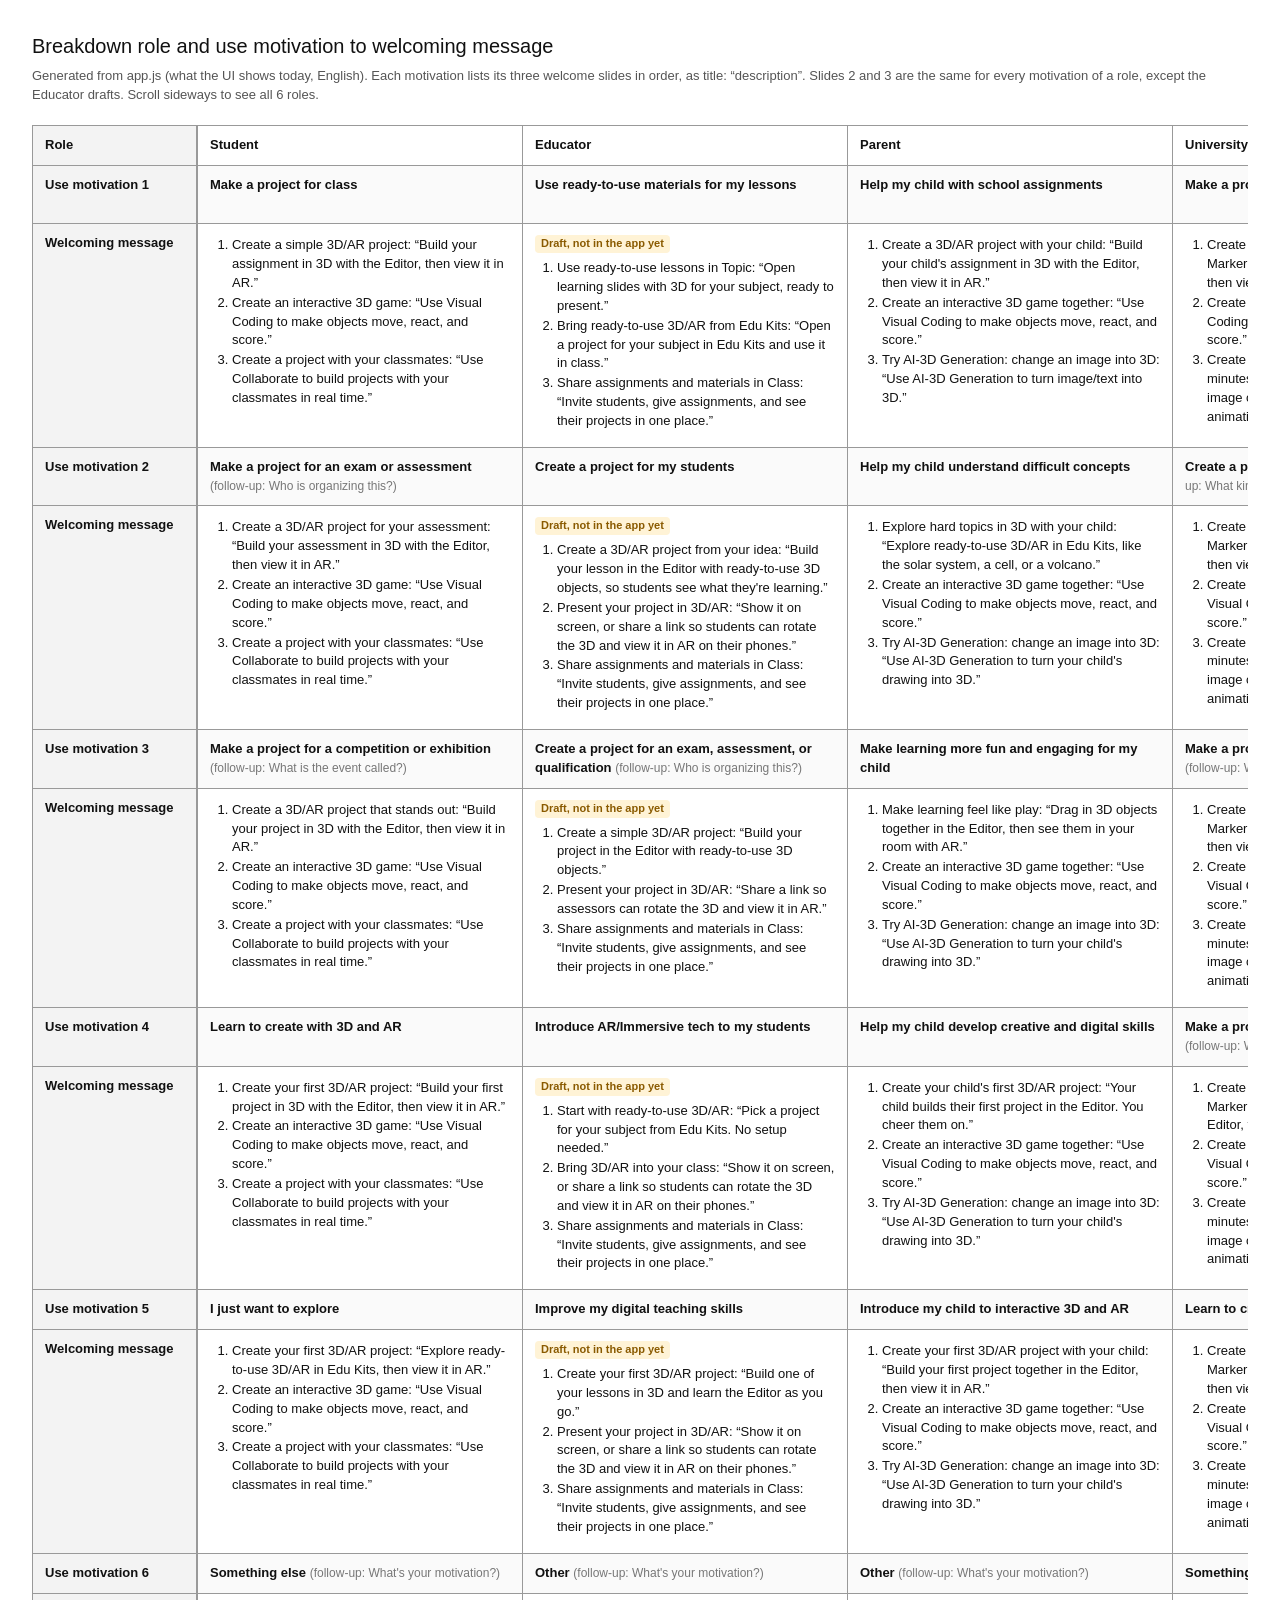
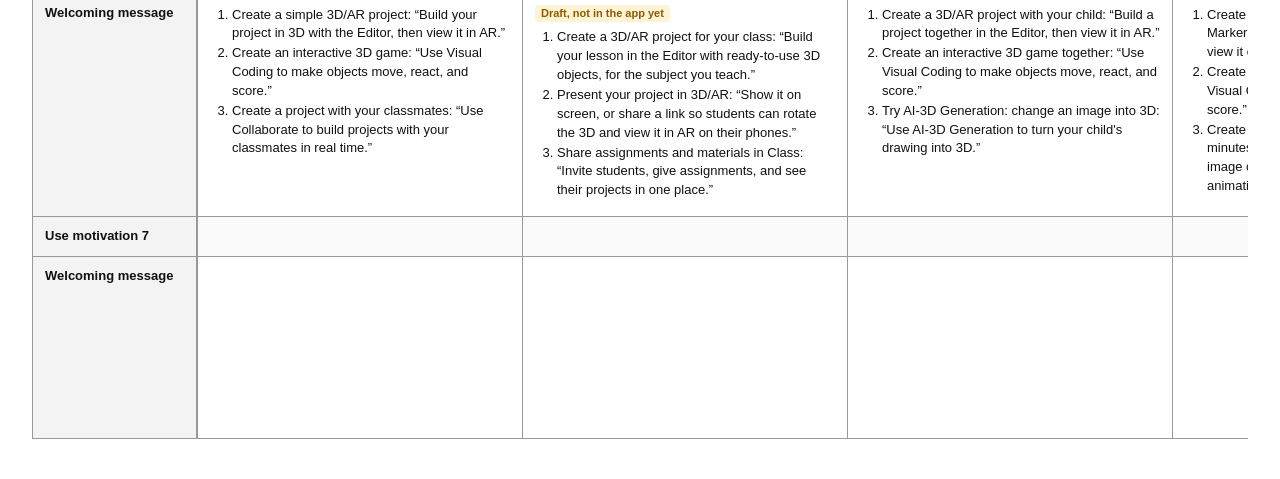
<file: docs/role-motivation-welcome.html>
<!DOCTYPE html><html lang="en"><head><meta charset="utf-8">
<title>Breakdown role and use motivation to welcoming message</title>
<style>
body { font: 13px/1.45 Arial, sans-serif; color: #111; margin: 32px; }
h1 { font-size: 20px; font-weight: 400; margin: 0 0 6px; }
p.note { color: #555; margin: 0 0 20px; }
.slider { overflow-x: auto; scroll-snap-type: x mandatory; padding-bottom: 8px; margin-bottom: 28px; }
table { border-collapse: collapse; table-layout: fixed; width: max-content; }
th, td { width: 300px; scroll-snap-align: start; }
th.lead { position: sticky; left: 0; z-index: 1; width: 140px; background: #f3f3f3; font-weight: 700; scroll-snap-align: none; box-shadow: inset -1px 0 #999, 4px 0 6px -2px rgba(0,0,0,.15); }
tr.mot td { font-weight: 700; background: #fafafa; }
tr.mot td .ask { font-weight: 400; }
.slider { scroll-padding-left: 165px; }
th, td { border: 1px solid #999; vertical-align: top; padding: 10px 12px; text-align: left; }
th { font-weight: 700; }
ul { padding-left: 18px; margin: 4px 0; }
ol { padding-left: 22px; margin: 2px 0 6px; }
li { margin: 1px 0; }
.ask { color: #777; font-size: 12px; }
.draft { display: inline-block; margin: 0 0 4px; padding: 1px 6px; border-radius: 4px; background: #fff3d6; color: #8a5a00; font-size: 11px; font-weight: 700; }
.sub { margin: 14px 0 4px; }
</style></head><body>
<h1>Breakdown role and use motivation to welcoming message</h1>
<p class="note">Generated from app.js (what the UI shows today, English). Each motivation lists its three welcome slides in order, as title: “description”. Slides 2 and 3 are the same for every motivation of a role, except the Educator drafts. Scroll sideways to see all 6 roles.</p>
<div class="slider"><table>
<tr><th class="lead">Role</th><th>Student</th><th>Educator</th><th>Parent</th><th>University student</th><th>Lecturer</th><th>Other</th></tr>
<tr class="mot"><th class="lead">Use motivation 1</th><td>Make a project for class</td><td>Use ready-to-use materials for my lessons</td><td>Help my child with school assignments</td><td>Make a project for class</td><td>Create a project for my research <span class="ask">(follow-up: What kind of research is this?)</span></td><td>Create an AR experience</td></tr>
<tr><th class="lead">Welcoming message</th><td><ol><li>Create a simple 3D/AR project: “Build your assignment in 3D with the Editor, then view it in AR.”</li>
      <li>Create an interactive 3D game: “Use Visual Coding to make objects move, react, and score.”</li><li>Create a project with your classmates: “Use Collaborate to build projects with your classmates in real time.”</li></ol></td><td><p class="draft">Draft, not in the app yet</p><ol><li>Use ready-to-use lessons in Topic: “Open learning slides with 3D for your subject, ready to present.”</li>
      <li>Bring ready-to-use 3D/AR from Edu Kits: “Open a project for your subject in Edu Kits and use it in class.”</li><li>Share assignments and materials in Class: “Invite students, give assignments, and see their projects in one place.”</li></ol></td><td><ol><li>Create a 3D/AR project with your child: “Build your child's assignment in 3D with the Editor, then view it in AR.”</li>
      <li>Create an interactive 3D game together: “Use Visual Coding to make objects move, react, and score.”</li><li>Try AI-3D Generation: change an image into 3D: “Use AI-3D Generation to turn image/text into 3D.”</li></ol></td><td><ol><li>Create a simple 3D/AR project with Custom Marker: “Build your assignment with the Editor, then view it on a Custom Marker.”</li>
      <li>Create an interactive 3D project: “Use Visual Coding to make objects move, react, and score.”</li><li>Create 3D objects, with or without animation, in minutes: “Use AI-3D Generation to change an image or text into 3D, with or without animation.”</li></ol></td><td><ol><li>Create a simple 3D/AR project: “Build your project in 3D with the Editor, then view it in AR.”</li>
      <li>Create 3D/AR for physical products: “Use Custom Marker to show 3D/AR on a book, clothes, or a backdrop.”</li><li>Try AI-3D Generation: “Use AI-3D Generation to turn an image or text into 3D or animated 3D.”</li></ol></td><td><ol><li>Create a simple 3D/AR project: “Build your project in 3D with the Editor, then view it in AR.”</li>
      <li>Create 3D/AR for physical products: “Use Custom Marker to show 3D/AR on a book, clothes, or a backdrop.”</li><li>Create your own 3D objects with animation: “Use AI-3D Generation to change an image or text into 3D with animation.”</li></ol></td></tr>
<tr class="mot"><th class="lead">Use motivation 2</th><td>Make a project for an exam or assessment <span class="ask">(follow-up: Who is organizing this?)</span></td><td>Create a project for my students</td><td>Help my child understand difficult concepts</td><td>Create a project for my thesis or research <span class="ask">(follow-up: What kind of research is this?)</span></td><td>Train educators <span class="ask">(follow-up: Personal event or institutional?)</span></td><td>Create educational content</td></tr>
<tr><th class="lead">Welcoming message</th><td><ol><li>Create a 3D/AR project for your assessment: “Build your assessment in 3D with the Editor, then view it in AR.”</li>
      <li>Create an interactive 3D game: “Use Visual Coding to make objects move, react, and score.”</li><li>Create a project with your classmates: “Use Collaborate to build projects with your classmates in real time.”</li></ol></td><td><p class="draft">Draft, not in the app yet</p><ol><li>Create a 3D/AR project from your idea: “Build your lesson in the Editor with ready-to-use 3D objects, so students see what they're learning.”</li>
      <li>Present your project in 3D/AR: “Show it on screen, or share a link so students can rotate the 3D and view it in AR on their phones.”</li><li>Share assignments and materials in Class: “Invite students, give assignments, and see their projects in one place.”</li></ol></td><td><ol><li>Explore hard topics in 3D with your child: “Explore ready-to-use 3D/AR in Edu Kits, like the solar system, a cell, or a volcano.”</li>
      <li>Create an interactive 3D game together: “Use Visual Coding to make objects move, react, and score.”</li><li>Try AI-3D Generation: change an image into 3D: “Use AI-3D Generation to turn your child's drawing into 3D.”</li></ol></td><td><ol><li>Create a simple 3D/AR project with Custom Marker: “Build your research with the Editor, then view it on a Custom Marker.”</li>
      <li>Create a project with your classmates: “Use Visual Coding to make objects move, react, and score.”</li><li>Create 3D objects, with or without animation, in minutes: “Use AI-3D Generation to change an image or text into 3D, with or without animation.”</li></ol></td><td><ol><li>Create a simple 3D/AR project: “Build your project in 3D with the Editor, then view it in AR.”</li>
      <li>Create 3D/AR for physical products: “Use Custom Marker to show 3D/AR on a book, clothes, or a backdrop.”</li><li>Try AI-3D Generation: “Use AI-3D Generation to turn an image or text into 3D or animated 3D.”</li></ol></td><td><ol><li>Create a simple 3D/AR project: “Build your project in 3D with the Editor, then view it in AR.”</li>
      <li>Create 3D/AR for physical products: “Use Custom Marker to show 3D/AR on a book, clothes, or a backdrop.”</li><li>Create your own 3D objects with animation: “Use AI-3D Generation to change an image or text into 3D with animation.”</li></ol></td></tr>
<tr class="mot"><th class="lead">Use motivation 3</th><td>Make a project for a competition or exhibition <span class="ask">(follow-up: What is the event called?)</span></td><td>Create a project for an exam, assessment, or qualification <span class="ask">(follow-up: Who is organizing this?)</span></td><td>Make learning more fun and engaging for my child</td><td>Make a project for an exam or assessment <span class="ask">(follow-up: Who is organizing this?)</span></td><td>Introduce AR/Immersive tech to my university students</td><td>Professional project</td></tr>
<tr><th class="lead">Welcoming message</th><td><ol><li>Create a 3D/AR project that stands out: “Build your project in 3D with the Editor, then view it in AR.”</li>
      <li>Create an interactive 3D game: “Use Visual Coding to make objects move, react, and score.”</li><li>Create a project with your classmates: “Use Collaborate to build projects with your classmates in real time.”</li></ol></td><td><p class="draft">Draft, not in the app yet</p><ol><li>Create a simple 3D/AR project: “Build your project in the Editor with ready-to-use 3D objects.”</li>
      <li>Present your project in 3D/AR: “Share a link so assessors can rotate the 3D and view it in AR.”</li><li>Share assignments and materials in Class: “Invite students, give assignments, and see their projects in one place.”</li></ol></td><td><ol><li>Make learning feel like play: “Drag in 3D objects together in the Editor, then see them in your room with AR.”</li>
      <li>Create an interactive 3D game together: “Use Visual Coding to make objects move, react, and score.”</li><li>Try AI-3D Generation: change an image into 3D: “Use AI-3D Generation to turn your child's drawing into 3D.”</li></ol></td><td><ol><li>Create a simple 3D/AR project with Custom Marker: “Build your assessment with the Editor, then view it on a Custom Marker.”</li>
      <li>Create a project with your classmates: “Use Visual Coding to make objects move, react, and score.”</li><li>Create 3D objects, with or without animation, in minutes: “Use AI-3D Generation to change an image or text into 3D, with or without animation.”</li></ol></td><td><ol><li>Create a simple 3D/AR project: “Build your project in 3D with the Editor, then view it in AR.”</li>
      <li>Create 3D/AR for physical products: “Use Custom Marker to show 3D/AR on a book, clothes, or a backdrop.”</li><li>Try AI-3D Generation: “Use AI-3D Generation to turn an image or text into 3D or animated 3D.”</li></ol></td><td><ol><li>Create a simple 3D/AR project: “Build your project in 3D with the Editor, then view it in AR.”</li>
      <li>Create 3D/AR for physical products: “Use Custom Marker to show 3D/AR on a book, clothes, or a backdrop.”</li><li>Create your own 3D objects with animation: “Use AI-3D Generation to change an image or text into 3D with animation.”</li></ol></td></tr>
<tr class="mot"><th class="lead">Use motivation 4</th><td>Learn to create with 3D and AR</td><td>Introduce AR/Immersive tech to my students</td><td>Help my child develop creative and digital skills</td><td>Make a project for a competition or exhibition <span class="ask">(follow-up: What is the event called?)</span></td><td>Develop learning programs</td><td>Community or organization</td></tr>
<tr><th class="lead">Welcoming message</th><td><ol><li>Create your first 3D/AR project: “Build your first project in 3D with the Editor, then view it in AR.”</li>
      <li>Create an interactive 3D game: “Use Visual Coding to make objects move, react, and score.”</li><li>Create a project with your classmates: “Use Collaborate to build projects with your classmates in real time.”</li></ol></td><td><p class="draft">Draft, not in the app yet</p><ol><li>Start with ready-to-use 3D/AR: “Pick a project for your subject from Edu Kits. No setup needed.”</li>
      <li>Bring 3D/AR into your class: “Show it on screen, or share a link so students can rotate the 3D and view it in AR on their phones.”</li><li>Share assignments and materials in Class: “Invite students, give assignments, and see their projects in one place.”</li></ol></td><td><ol><li>Create your child's first 3D/AR project: “Your child builds their first project in the Editor. You cheer them on.”</li>
      <li>Create an interactive 3D game together: “Use Visual Coding to make objects move, react, and score.”</li><li>Try AI-3D Generation: change an image into 3D: “Use AI-3D Generation to turn your child's drawing into 3D.”</li></ol></td><td><ol><li>Create a simple 3D/AR project with Custom Marker: “Build your competition entry with the Editor, then view it on a Custom Marker.”</li>
      <li>Create a project with your classmates: “Use Visual Coding to make objects move, react, and score.”</li><li>Create 3D objects, with or without animation, in minutes: “Use AI-3D Generation to change an image or text into 3D, with or without animation.”</li></ol></td><td><ol><li>Create a simple 3D/AR project: “Build your project in 3D with the Editor, then view it in AR.”</li>
      <li>Create 3D/AR for physical products: “Use Custom Marker to show 3D/AR on a book, clothes, or a backdrop.”</li><li>Try AI-3D Generation: “Use AI-3D Generation to turn an image or text into 3D or animated 3D.”</li></ol></td><td><ol><li>Create a simple 3D/AR project: “Build your project in 3D with the Editor, then view it in AR.”</li>
      <li>Create 3D/AR for physical products: “Use Custom Marker to show 3D/AR on a book, clothes, or a backdrop.”</li><li>Create your own 3D objects with animation: “Use AI-3D Generation to change an image or text into 3D with animation.”</li></ol></td></tr>
<tr class="mot"><th class="lead">Use motivation 5</th><td>I just want to explore</td><td>Improve my digital teaching skills</td><td>Introduce my child to interactive 3D and AR</td><td>Learn to create with 3D and AR</td><td>Explore AR and see what I can create</td><td>Learning or exploration</td></tr>
<tr><th class="lead">Welcoming message</th><td><ol><li>Create your first 3D/AR project: “Explore ready-to-use 3D/AR in Edu Kits, then view it in AR.”</li>
      <li>Create an interactive 3D game: “Use Visual Coding to make objects move, react, and score.”</li><li>Create a project with your classmates: “Use Collaborate to build projects with your classmates in real time.”</li></ol></td><td><p class="draft">Draft, not in the app yet</p><ol><li>Create your first 3D/AR project: “Build one of your lessons in 3D and learn the Editor as you go.”</li>
      <li>Present your project in 3D/AR: “Show it on screen, or share a link so students can rotate the 3D and view it in AR on their phones.”</li><li>Share assignments and materials in Class: “Invite students, give assignments, and see their projects in one place.”</li></ol></td><td><ol><li>Create your first 3D/AR project with your child: “Build your first project together in the Editor, then view it in AR.”</li>
      <li>Create an interactive 3D game together: “Use Visual Coding to make objects move, react, and score.”</li><li>Try AI-3D Generation: change an image into 3D: “Use AI-3D Generation to turn your child's drawing into 3D.”</li></ol></td><td><ol><li>Create a simple 3D/AR project with Custom Marker: “Build your first project with the Editor, then view it on a Custom Marker.”</li>
      <li>Create a project with your classmates: “Use Visual Coding to make objects move, react, and score.”</li><li>Create 3D objects, with or without animation, in minutes: “Use AI-3D Generation to change an image or text into 3D, with or without animation.”</li></ol></td><td><ol><li>Create a simple 3D/AR project: “Build your project in 3D with the Editor, then view it in AR.”</li>
      <li>Create 3D/AR for physical products: “Use Custom Marker to show 3D/AR on a book, clothes, or a backdrop.”</li><li>Try AI-3D Generation: “Use AI-3D Generation to turn an image or text into 3D or animated 3D.”</li></ol></td><td><ol><li>Create a simple 3D/AR project: “Build your project in 3D with the Editor, then view it in AR.”</li>
      <li>Create 3D/AR for physical products: “Use Custom Marker to show 3D/AR on a book, clothes, or a backdrop.”</li><li>Create your own 3D objects with animation: “Use AI-3D Generation to change an image or text into 3D with animation.”</li></ol></td></tr>
<tr class="mot"><th class="lead">Use motivation 6</th><td>Something else <span class="ask">(follow-up: What's your motivation?)</span></td><td>Other <span class="ask">(follow-up: What's your motivation?)</span></td><td>Other <span class="ask">(follow-up: What's your motivation?)</span></td><td>Something else <span class="ask">(follow-up: What's your motivation?)</span></td><td>Other <span class="ask">(follow-up: What's your motivation?)</span></td><td>Personal project</td></tr>
<tr><th class="lead">Welcoming message</th><td><ol><li>Create a simple 3D/AR project: “Build your project in 3D with the Editor, then view it in AR.”</li>
      <li>Create an interactive 3D game: “Use Visual Coding to make objects move, react, and score.”</li><li>Create a project with your classmates: “Use Collaborate to build projects with your classmates in real time.”</li></ol></td><td><p class="draft">Draft, not in the app yet</p><ol><li>Create a 3D/AR project for your class: “Build your lesson in the Editor with ready-to-use 3D objects, for the subject you teach.”</li>
      <li>Present your project in 3D/AR: “Show it on screen, or share a link so students can rotate the 3D and view it in AR on their phones.”</li><li>Share assignments and materials in Class: “Invite students, give assignments, and see their projects in one place.”</li></ol></td><td><ol><li>Create a 3D/AR project with your child: “Build a project together in the Editor, then view it in AR.”</li>
      <li>Create an interactive 3D game together: “Use Visual Coding to make objects move, react, and score.”</li><li>Try AI-3D Generation: change an image into 3D: “Use AI-3D Generation to turn your child's drawing into 3D.”</li></ol></td><td><ol><li>Create a simple 3D/AR project with Custom Marker: “Build your project with the Editor, then view it on a Custom Marker.”</li>
      <li>Create a project with your classmates: “Use Visual Coding to make objects move, react, and score.”</li><li>Create 3D objects, with or without animation, in minutes: “Use AI-3D Generation to change an image or text into 3D, with or without animation.”</li></ol></td><td><ol><li>Create a simple 3D/AR project: “Build your project in 3D with the Editor, then view it in AR.”</li>
      <li>Create 3D/AR for physical products: “Use Custom Marker to show 3D/AR on a book, clothes, or a backdrop.”</li><li>Try AI-3D Generation: “Use AI-3D Generation to turn an image or text into 3D or animated 3D.”</li></ol></td><td><ol><li>Create a simple 3D/AR project: “Build your project in 3D with the Editor, then view it in AR.”</li>
      <li>Create 3D/AR for physical products: “Use Custom Marker to show 3D/AR on a book, clothes, or a backdrop.”</li><li>Create your own 3D objects with animation: “Use AI-3D Generation to change an image or text into 3D with animation.”</li></ol></td></tr>
<tr class="mot"><th class="lead">Use motivation 7</th><td></td><td></td><td></td><td></td><td></td><td>Other <span class="ask">(follow-up: What's your motivation?)</span></td></tr>
<tr><th class="lead">Welcoming message</th><td></td><td></td><td></td><td></td><td></td><td><ol><li>Create a simple 3D/AR project: “Build your project in 3D with the Editor, then view it in AR.”</li>
      <li>Create 3D/AR for physical products: “Use Custom Marker to show 3D/AR on a book, clothes, or a backdrop.”</li><li>Create your own 3D objects with animation: “Use AI-3D Generation to change an image or text into 3D with animation.”</li></ol></td></tr>
</table></div>
</body></html>
</file>
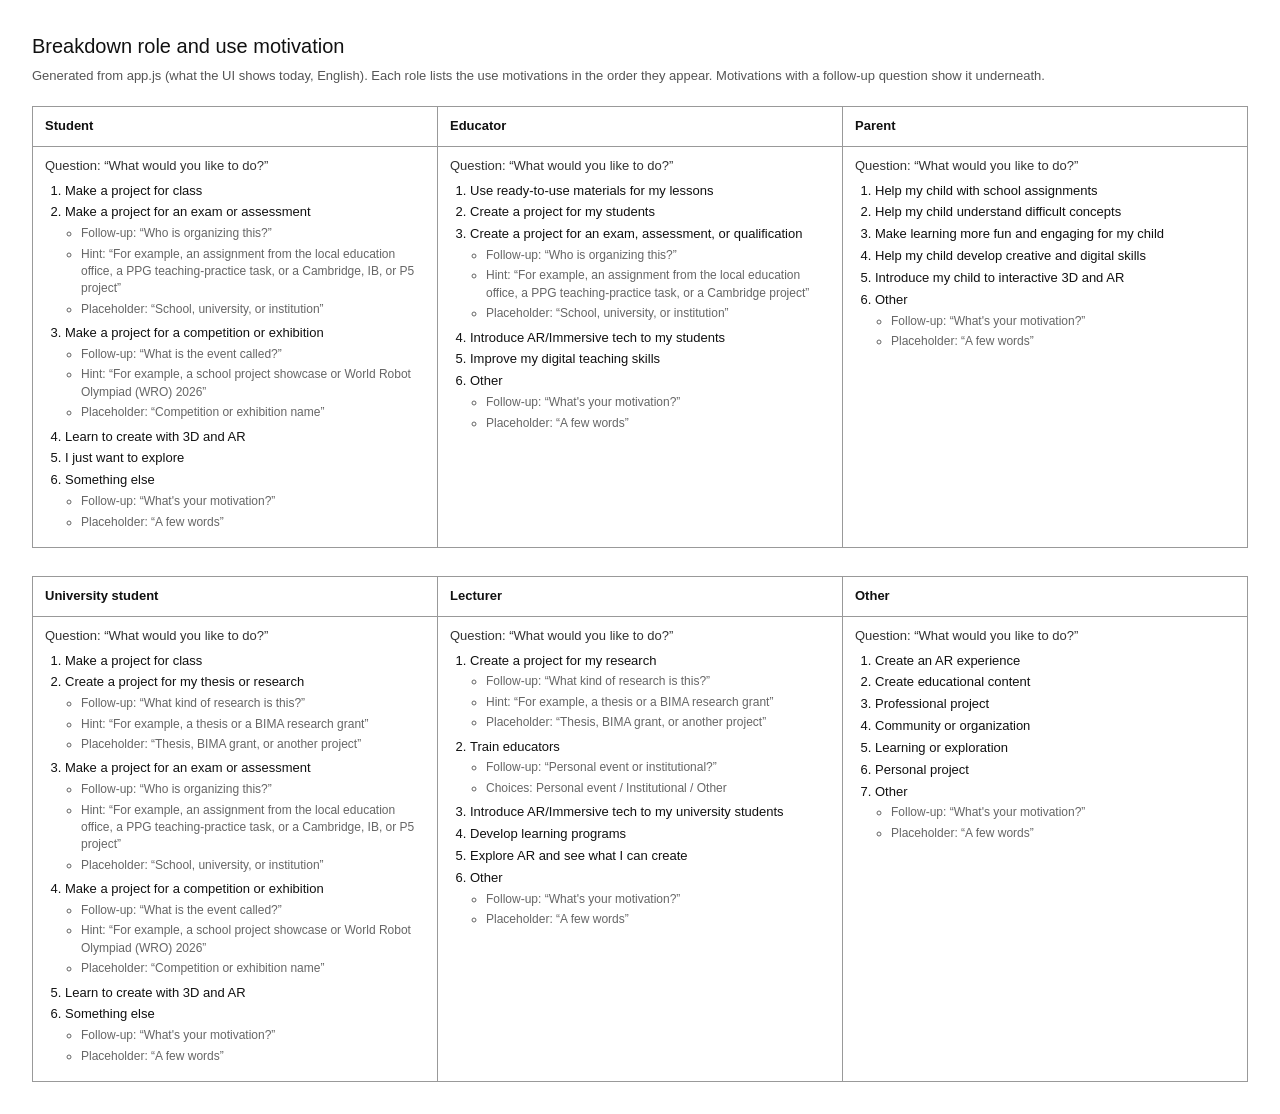
<file: docs/role-motivation.html>
<!DOCTYPE html><html lang="en"><head><meta charset="utf-8">
<title>Breakdown role and use motivation</title>
<style>
body { font: 13px/1.45 Arial, sans-serif; color: #111; margin: 32px; }
h1 { font-size: 20px; font-weight: 400; margin: 0 0 6px; }
p.note { color: #555; margin: 0 0 20px; }
table { border-collapse: collapse; width: 100%; table-layout: fixed; margin-bottom: 28px; }
th, td { border: 1px solid #999; vertical-align: top; padding: 10px 12px; text-align: left; }
th { font-weight: 700; }
p.q { margin: 0 0 6px; color: #333; }
ol { padding-left: 20px; margin: 4px 0; }
li { margin: 3px 0; }
ul.follow { padding-left: 16px; margin: 2px 0 6px; color: #666; font-size: 12px; list-style: circle; }
</style></head><body>
<h1>Breakdown role and use motivation</h1>
<p class="note">Generated from app.js (what the UI shows today, English). Each role lists the use motivations in the order they appear. Motivations with a follow-up question show it underneath.</p>
<table><tr><th>Student</th><th>Educator</th><th>Parent</th></tr>
<tr><td><p class="q">Question: “What would you like to do?”</p><ol><li>Make a project for class</li><li>Make a project for an exam or assessment<ul class="follow"><li>Follow-up: “Who is organizing this?”</li><li>Hint: “For example, an assignment from the local education office, a PPG teaching-practice task, or a Cambridge, IB, or P5 project”</li><li>Placeholder: “School, university, or institution”</li></ul></li><li>Make a project for a competition or exhibition<ul class="follow"><li>Follow-up: “What is the event called?”</li><li>Hint: “For example, a school project showcase or World Robot Olympiad (WRO) 2026”</li><li>Placeholder: “Competition or exhibition name”</li></ul></li><li>Learn to create with 3D and AR</li><li>I just want to explore</li><li>Something else<ul class="follow"><li>Follow-up: “What's your motivation?”</li><li>Placeholder: “A few words”</li></ul></li></ol></td><td><p class="q">Question: “What would you like to do?”</p><ol><li>Use ready-to-use materials for my lessons</li><li>Create a project for my students</li><li>Create a project for an exam, assessment, or qualification<ul class="follow"><li>Follow-up: “Who is organizing this?”</li><li>Hint: “For example, an assignment from the local education office, a PPG teaching-practice task, or a Cambridge project”</li><li>Placeholder: “School, university, or institution”</li></ul></li><li>Introduce AR/Immersive tech to my students</li><li>Improve my digital teaching skills</li><li>Other<ul class="follow"><li>Follow-up: “What's your motivation?”</li><li>Placeholder: “A few words”</li></ul></li></ol></td><td><p class="q">Question: “What would you like to do?”</p><ol><li>Help my child with school assignments</li><li>Help my child understand difficult concepts</li><li>Make learning more fun and engaging for my child</li><li>Help my child develop creative and digital skills</li><li>Introduce my child to interactive 3D and AR</li><li>Other<ul class="follow"><li>Follow-up: “What's your motivation?”</li><li>Placeholder: “A few words”</li></ul></li></ol></td></tr></table>
<table><tr><th>University student</th><th>Lecturer</th><th>Other</th></tr>
<tr><td><p class="q">Question: “What would you like to do?”</p><ol><li>Make a project for class</li><li>Create a project for my thesis or research<ul class="follow"><li>Follow-up: “What kind of research is this?”</li><li>Hint: “For example, a thesis or a BIMA research grant”</li><li>Placeholder: “Thesis, BIMA grant, or another project”</li></ul></li><li>Make a project for an exam or assessment<ul class="follow"><li>Follow-up: “Who is organizing this?”</li><li>Hint: “For example, an assignment from the local education office, a PPG teaching-practice task, or a Cambridge, IB, or P5 project”</li><li>Placeholder: “School, university, or institution”</li></ul></li><li>Make a project for a competition or exhibition<ul class="follow"><li>Follow-up: “What is the event called?”</li><li>Hint: “For example, a school project showcase or World Robot Olympiad (WRO) 2026”</li><li>Placeholder: “Competition or exhibition name”</li></ul></li><li>Learn to create with 3D and AR</li><li>Something else<ul class="follow"><li>Follow-up: “What's your motivation?”</li><li>Placeholder: “A few words”</li></ul></li></ol></td><td><p class="q">Question: “What would you like to do?”</p><ol><li>Create a project for my research<ul class="follow"><li>Follow-up: “What kind of research is this?”</li><li>Hint: “For example, a thesis or a BIMA research grant”</li><li>Placeholder: “Thesis, BIMA grant, or another project”</li></ul></li><li>Train educators<ul class="follow"><li>Follow-up: “Personal event or institutional?”</li><li>Choices: Personal event / Institutional / Other</li></ul></li><li>Introduce AR/Immersive tech to my university students</li><li>Develop learning programs</li><li>Explore AR and see what I can create</li><li>Other<ul class="follow"><li>Follow-up: “What's your motivation?”</li><li>Placeholder: “A few words”</li></ul></li></ol></td><td><p class="q">Question: “What would you like to do?”</p><ol><li>Create an AR experience</li><li>Create educational content</li><li>Professional project</li><li>Community or organization</li><li>Learning or exploration</li><li>Personal project</li><li>Other<ul class="follow"><li>Follow-up: “What's your motivation?”</li><li>Placeholder: “A few words”</li></ul></li></ol></td></tr></table>
</body></html>
</file>
